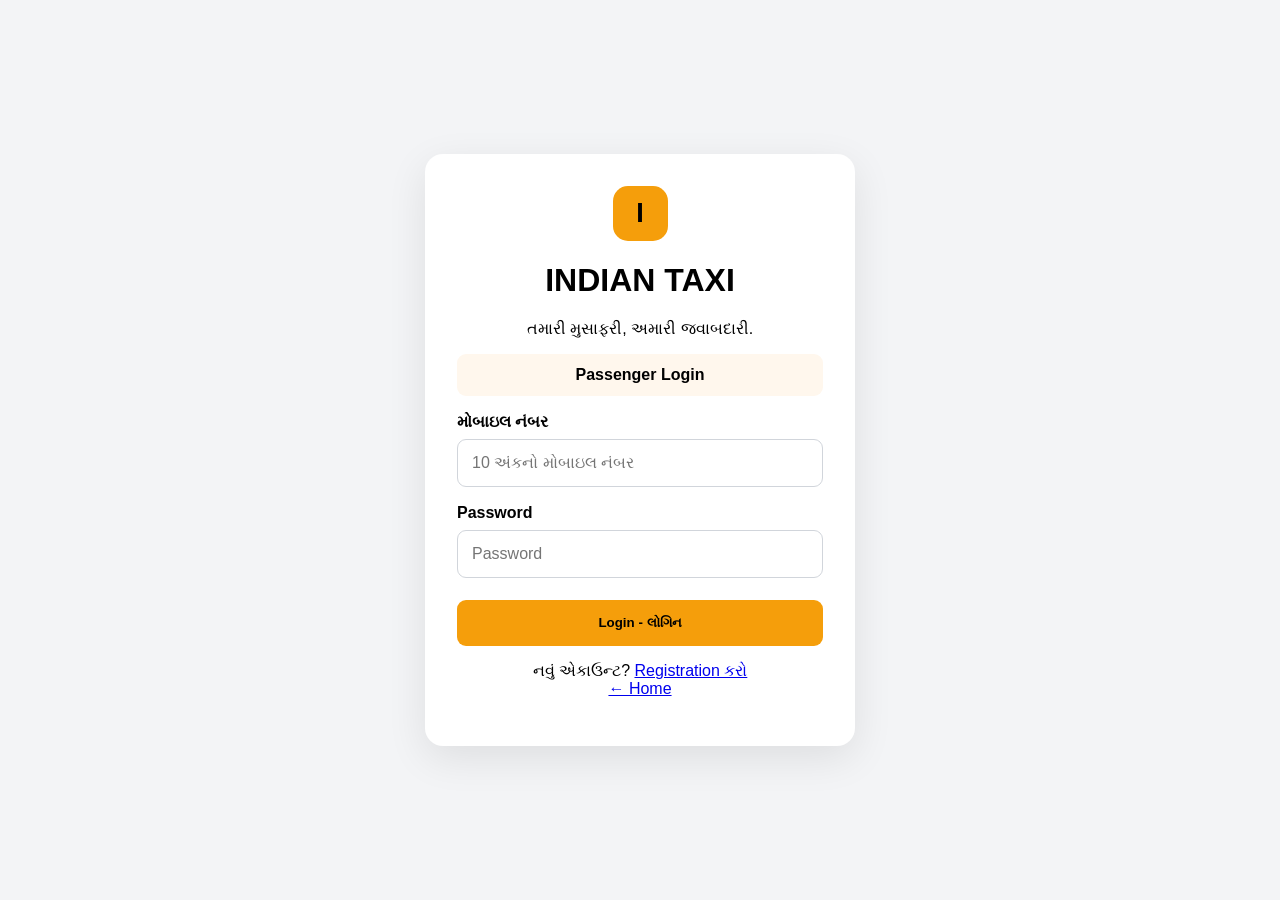
<file: indian-taxi/frontend/auth/login.html>
<!DOCTYPE html><html lang="gu"><head><meta charset="UTF-8"><meta name="viewport" content="width=device-width,initial-scale=1"><title>Passenger Login | INDIAN TAXI</title>
<style>*{box-sizing:border-box}body{margin:0;min-height:100vh;font-family:Arial;background:#f3f4f6;display:flex;justify-content:center;align-items:center;padding:20px}.card{width:100%;max-width:430px;background:#fff;padding:32px;border-radius:18px;box-shadow:0 12px 40px rgba(0,0,0,.09)}input{width:100%;padding:14px;border:1px solid #d1d5db;border-radius:9px;font-size:16px}button{width:100%;padding:15px;margin-top:22px;background:#f59e0b;border:none;border-radius:9px;font-weight:bold;cursor:pointer}label{display:block;margin:17px 0 8px;font-weight:600}</style></head>
<body><main class="card"><div style="text-align:center"><div style="width:55px;height:55px;background:#f59e0b;display:inline-flex;align-items:center;justify-content:center;border-radius:15px;font-size:27px;font-weight:bold">I</div><h1>INDIAN TAXI</h1><p>તમારી મુસાફરી, અમારી જવાબદારી.</p></div>
<div style="background:#fff7ed;padding:12px;border-radius:9px;text-align:center;font-weight:bold" id="roleTitle">Passenger Login</div>
<form id="loginForm"><label>મોબાઇલ નંબર</label><input id="mobile" placeholder="10 અંકનો મોબાઇલ નંબર" maxlength="10" required><label>Password</label><input id="password" type="password" placeholder="Password" required><button>Login - લોગિન</button></form>
<p id="msg" style="text-align:center;color:#b45309"></p><p style="text-align:center">નવું એકાઉન્ટ? <a href="/auth/register.html">Registration કરો</a><br><a href="/">← Home</a></p></main>
<script>
const params=new URLSearchParams(location.search); const role=params.get('role')||'passenger';
document.getElementById('roleTitle').textContent={passenger:'Passenger Login',driver:'Driver Login',admin:'Admin Login'}[role]||'Passenger Login';
document.getElementById('loginForm').addEventListener('submit', async e=>{
  e.preventDefault();
  let mobile=document.getElementById('mobile').value.trim(); let pw=document.getElementById('password').value;
  if(!/^[6-9][0-9]{9}$/.test(mobile)) return document.getElementById('msg').textContent='માન્ય 10 અંકનો નંબર આપો';
  try{
    let r=await fetch('http://127.0.0.1:8001/api/v1/auth/login',{method:'POST',headers:{'Content-Type':'application/json'},body:JSON.stringify({phone:mobile,password:pw})});
    let d=await r.json(); if(!r.ok) throw new Error(d.detail||'Login Failed');
    localStorage.setItem('taxi_token',d.access_token); localStorage.setItem('taxi_user',JSON.stringify(d.user));
    document.getElementById('msg').textContent='✅ Login Success! Dashboard ખૂલે છે...';
    setTimeout(()=> location.href='/dashboard.html',800);
  }catch(err){ document.getElementById('msg').textContent=err.message; }
});
</script></body></html>
</file>
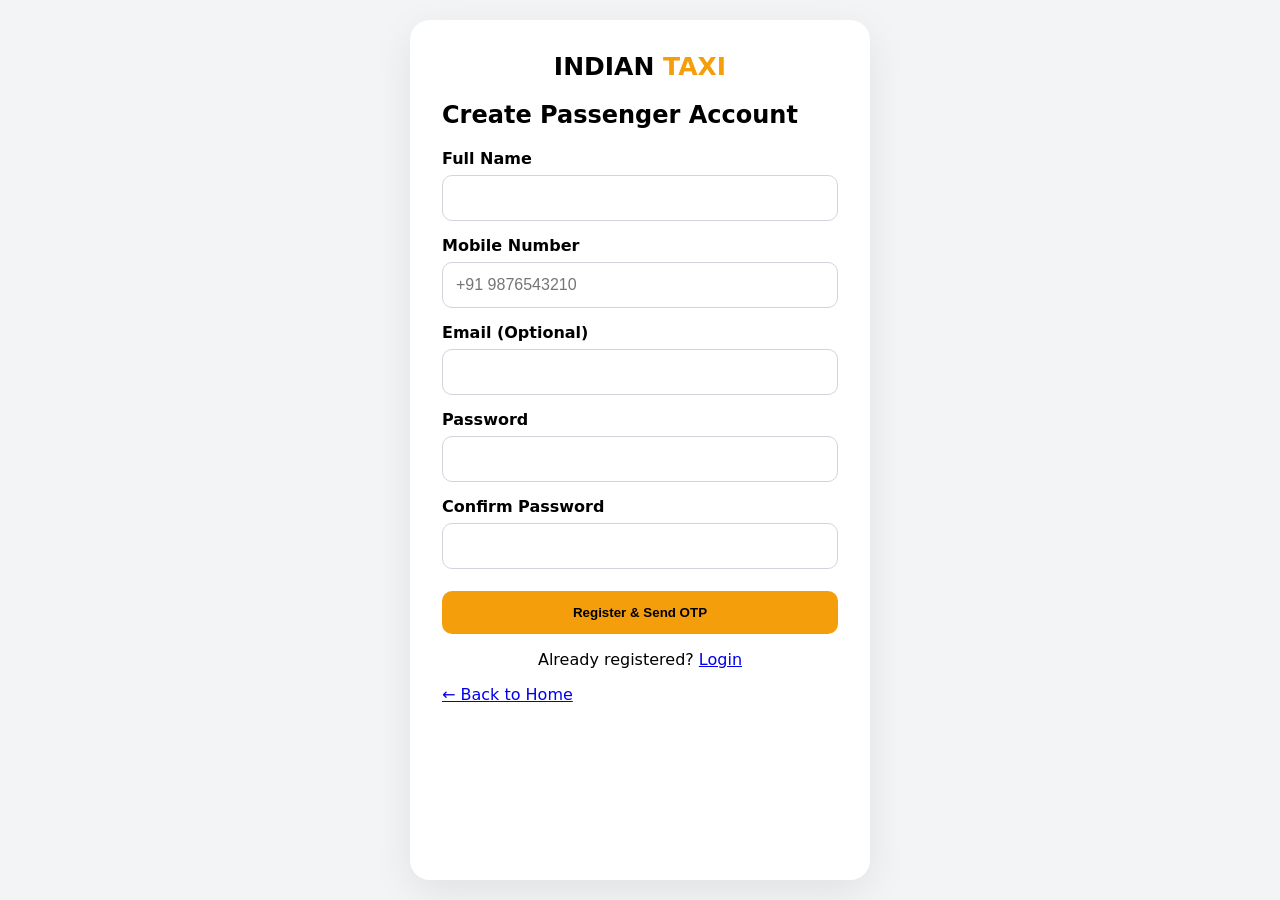
<file: indian-taxi/frontend/auth/register.html>
<!DOCTYPE html><html lang="en"><head><meta charset="UTF-8"><meta name="viewport" content="width=device-width,initial-scale=1"><title>Passenger Registration | INDIAN TAXI</title>
<style>*{box-sizing:border-box}body{margin:0;min-height:100vh;font-family:system-ui;background:#f3f4f6;display:flex;justify-content:center;padding:20px}.c{width:100%;max-width:460px;background:#fff;padding:32px;border-radius:20px;box-shadow:0 12px 40px rgba(0,0,0,.08)}input{width:100%;padding:13px;border:1px solid #d1d5db;border-radius:10px;font-size:16px}label{display:block;margin:15px 0 7px;font-weight:650}button{width:100%;margin-top:22px;padding:14px;border:0;border-radius:10px;background:#f59e0b;font-weight:750;cursor:pointer}.msg{display:none;padding:12px;margin-top:16px;border-radius:9px}.msg.err{display:block;background:#fee2e2}.msg.ok{display:block;background:#dcfce7}.hidden{display:none}</style></head>
<body><main class="c"><div style="text-align:center"><strong style="font-size:25px">INDIAN <span style="color:#f59e0b">TAXI</span></strong></div>
<section id="regSec"><h1>Create Passenger Account</h1><form id="regForm"><label>Full Name</label><input id="fullName" required><label>Mobile Number</label><input id="phone" placeholder="+91 9876543210" required><label>Email (Optional)</label><input id="email" type="email"><label>Password</label><input id="password" type="password" minlength="8" required><label>Confirm Password</label><input id="confirmPassword" type="password" required><button>Register & Send OTP</button></form></section>
<section id="otpSec" class="hidden"><h1>Verify Mobile Number</h1><p>Enter 6-digit OTP - Development માં OTP Screen પર દેખાશે</p><form id="otpForm"><input id="otp" placeholder="Enter 6-digit OTP" maxlength="6" required><button>Verify & Create Account</button></form><p id="devOtp" style="color:#b45309;font-weight:700"></p></section>
<div id="msg" class="msg"></div><p style="text-align:center">Already registered? <a href="/auth/login.html">Login</a></p><a href="/">← Back to Home</a></main>
<script>
const API_BASE="http://127.0.0.1:8001/api/v1/auth";
let challengeId=null, regPhone=null;
function showMsg(m, ok=false){let e=document.getElementById('msg'); e.textContent=m; e.className='msg '+(ok?'ok':'err');}
document.getElementById('regForm').addEventListener('submit', async e=>{
  e.preventDefault();
  let fullName=document.getElementById('fullName').value.trim();
  let phone=document.getElementById('phone').value.trim().replace('+91','').replace(/ /g,'');
  let email=document.getElementById('email').value.trim();
  let pw=document.getElementById('password').value, cp=document.getElementById('confirmPassword').value;
  if(pw!==cp) return showMsg('Passwords do not match');
  if(!/^[6-9][0-9]{9}$/.test(phone)) return showMsg('માન્ય 10 અંકનો નંબર આપો');
  try{
    let r=await fetch(API_BASE+'/register/request',{method:'POST',headers:{'Content-Type':'application/json'},body:JSON.stringify({full_name:fullName,phone,email:email||null,password:pw})});
    let d=await r.json(); if(!r.ok) throw new Error(d.detail||'Failed');
    challengeId=d.challenge_id; regPhone=phone;
    document.getElementById('regSec').classList.add('hidden'); document.getElementById('otpSec').classList.remove('hidden');
    if(d.dev_otp) document.getElementById('devOtp').textContent='DEV OTP (Development): '+d.dev_otp;
    showMsg('OTP Sent! '+ (d.dev_otp? 'Dev OTP: '+d.dev_otp:''), true);
  }catch(err){ showMsg(err.message); }
});
document.getElementById('otpForm').addEventListener('submit', async e=>{
  e.preventDefault();
  let otp=document.getElementById('otp').value.trim();
  try{
    let r=await fetch(API_BASE+'/register/verify',{method:'POST',headers:{'Content-Type':'application/json'},body:JSON.stringify({challenge_id:challengeId,phone:regPhone,otp})});
    let d=await r.json(); if(!r.ok) throw new Error(d.detail||'Failed');
    localStorage.setItem('taxi_token', d.access_token); localStorage.setItem('taxi_user', JSON.stringify(d.user));
    showMsg('✅ Account Created! Redirecting to Dashboard...', true);
    setTimeout(()=> location.href='/dashboard.html', 1000);
  }catch(err){ showMsg(err.message); }
});
</script></body></html>
</file>
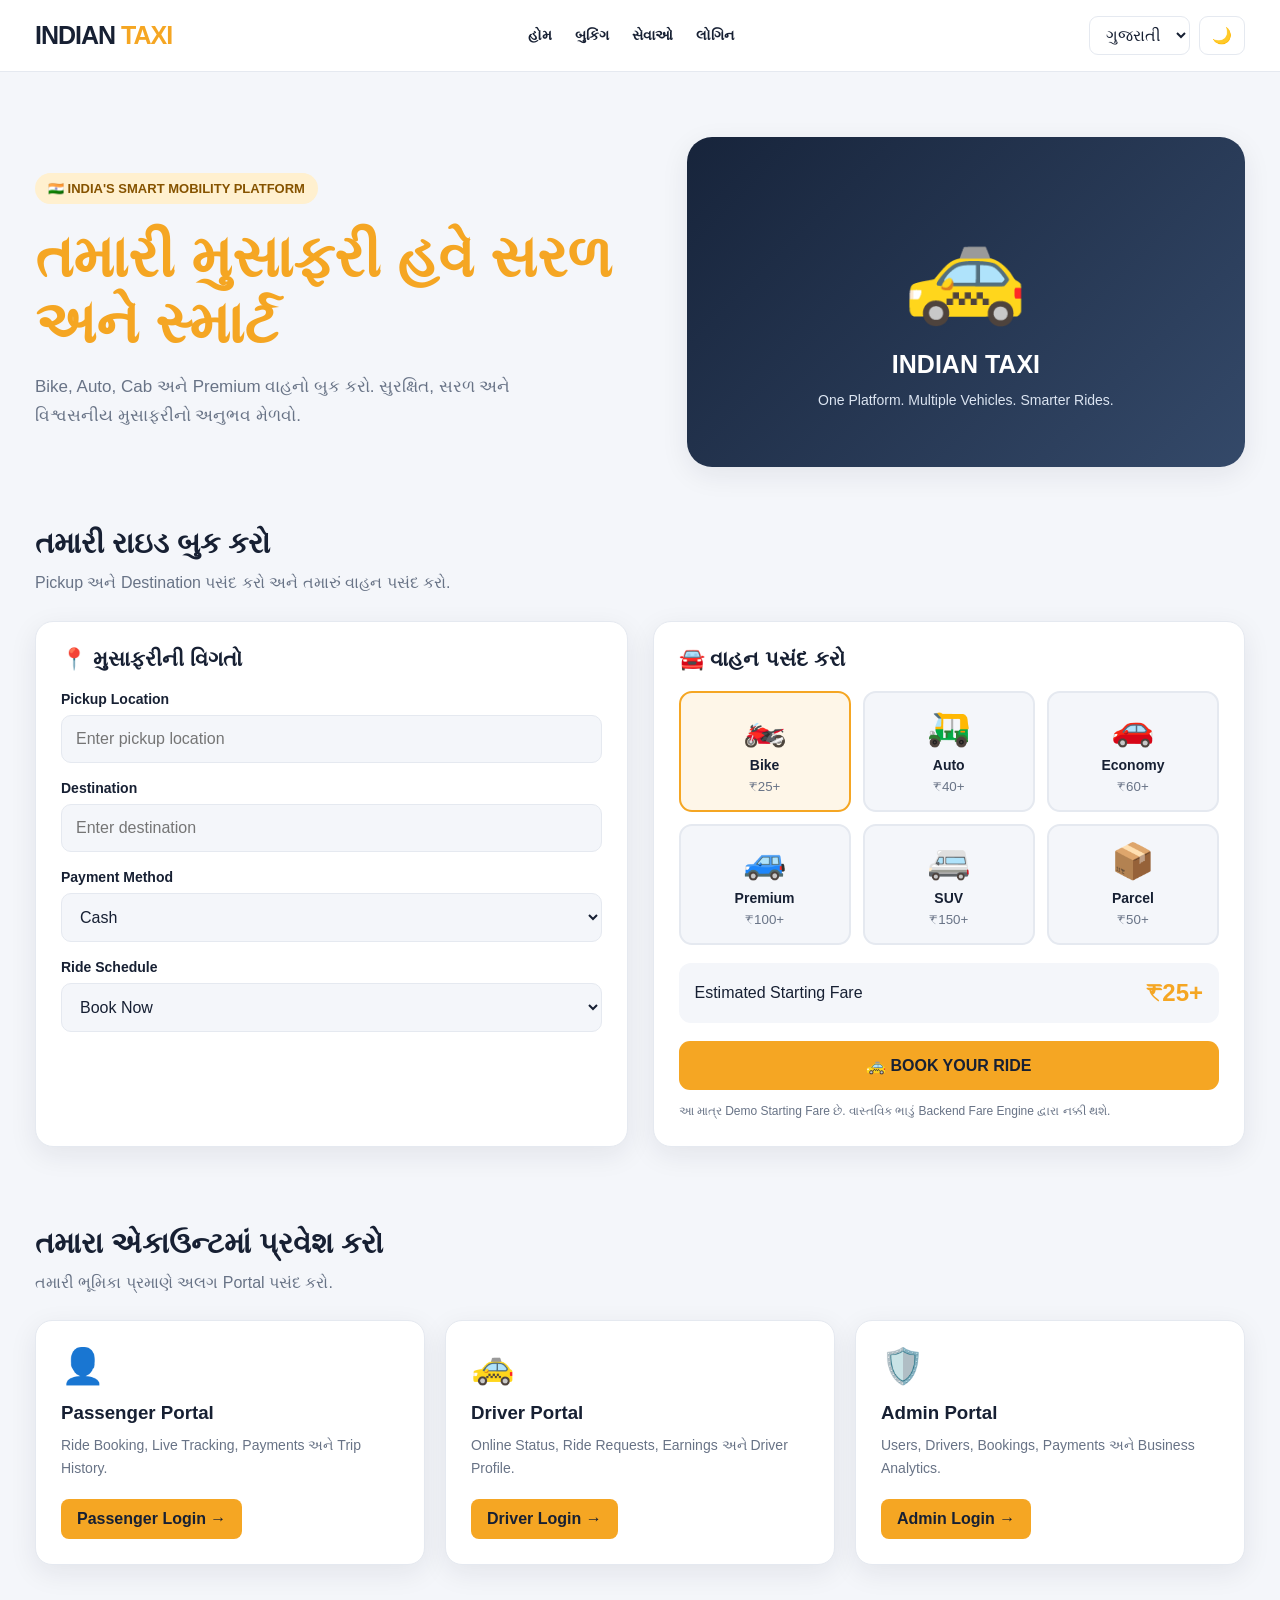
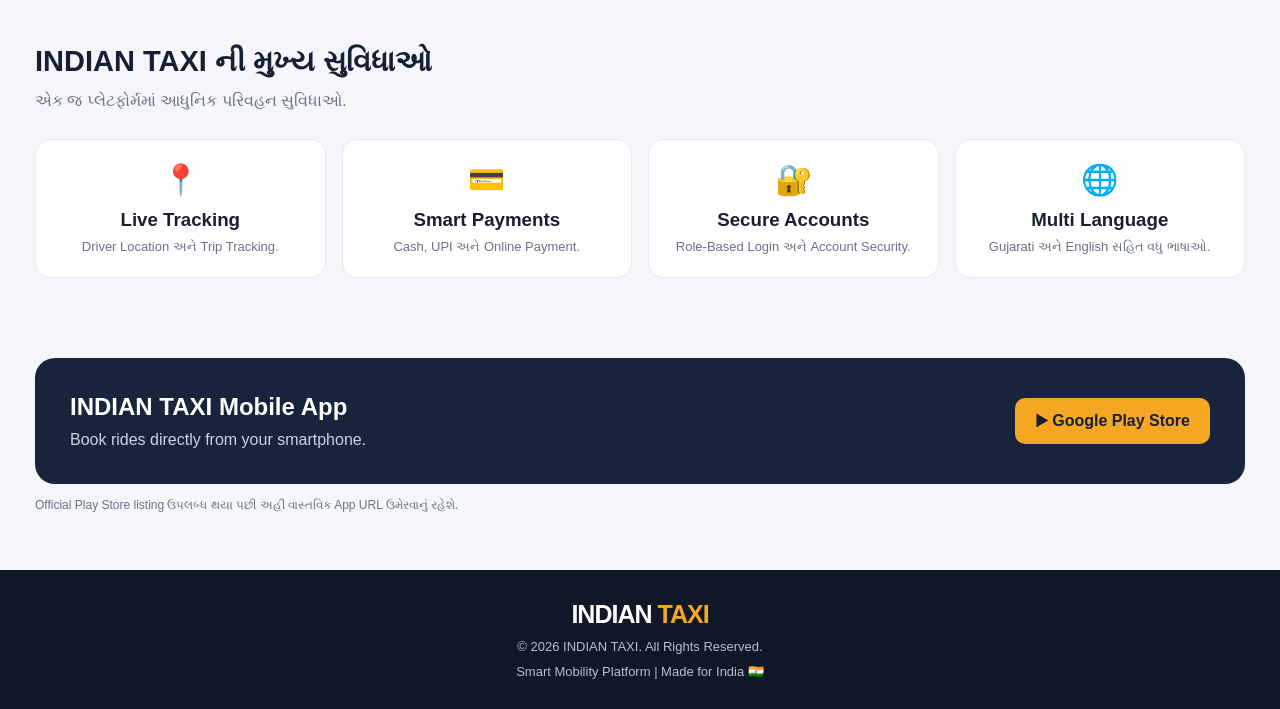
<file: indian-taxi/database/backups/frontend/index-before-professional.html>
<!DOCTYPE html>
<html lang="gu">
<head>
<meta charset="UTF-8">
<meta name="viewport" content="width=device-width, initial-scale=1.0">
<meta name="theme-color" content="#101827">

<title>INDIAN TAXI | Smart Ride Booking</title>

<meta name="description" content="INDIAN TAXI - Book Bike, Auto, Cab and Premium rides across India.">

<style>
:root {
  --bg: #f4f6fa;
  --card: #ffffff;
  --text: #172033;
  --muted: #687386;
  --primary: #f5a623;
  --border: #e5e9f0;
  --dark: #101827;
  --shadow: 0 8px 28px rgba(20,30,50,.08);
}

body.dark {
  --bg: #101827;
  --card: #1b2638;
  --text: #f5f7fb;
  --muted: #b4bfd0;
  --border: #344157;
  --shadow: 0 8px 28px rgba(0,0,0,.2);
}

* {
  margin: 0;
  padding: 0;
  box-sizing: border-box;
}

body {
  background: var(--bg);
  color: var(--text);
  font-family: Arial, sans-serif;
  transition: .25s;
}

button, input, select {
  font: inherit;
}

button, a {
  cursor: pointer;
}

header {
  background: var(--card);
  border-bottom: 1px solid var(--border);
  position: sticky;
  top: 0;
  z-index: 100;
}

.navbar {
  max-width: 1250px;
  margin: auto;
  padding: 16px 20px;
  display: flex;
  justify-content: space-between;
  align-items: center;
  gap: 15px;
}

.logo {
  font-size: 25px;
  font-weight: 900;
  color: var(--text);
  letter-spacing: -1px;
}

.logo span {
  color: var(--primary);
}

.nav-links {
  display: flex;
  gap: 23px;
  align-items: center;
}

.nav-links a {
  text-decoration: none;
  color: var(--text);
  font-weight: 600;
  font-size: 14px;
}

.nav-actions {
  display: flex;
  gap: 9px;
  align-items: center;
}

.small-btn {
  border: 1px solid var(--border);
  background: var(--card);
  color: var(--text);
  padding: 9px 12px;
  border-radius: 9px;
}

.hero {
  max-width: 1250px;
  margin: auto;
  padding: 65px 20px 35px;
  display: grid;
  grid-template-columns: 1.05fr .95fr;
  gap: 35px;
  align-items: center;
}

.hero-tag {
  display: inline-block;
  background: #fff0cf;
  color: #865300;
  padding: 8px 13px;
  border-radius: 30px;
  font-size: 13px;
  font-weight: bold;
  margin-bottom: 20px;
}

.hero h1 {
  font-size: clamp(35px, 5vw, 58px);
  line-height: 1.13;
  margin-bottom: 18px;
}

.hero h1 span {
  color: var(--primary);
}

.hero p {
  color: var(--muted);
  font-size: 17px;
  line-height: 1.7;
  max-width: 550px;
}

.hero-visual {
  min-height: 330px;
  background: linear-gradient(135deg,#17243b,#344969);
  border-radius: 25px;
  display: flex;
  flex-direction: column;
  justify-content: center;
  align-items: center;
  color: white;
  box-shadow: var(--shadow);
  padding: 25px;
  text-align: center;
}

.hero-visual .car {
  font-size: 100px;
  margin: 20px;
}

.hero-visual h2 {
  font-size: 25px;
}

.hero-visual p {
  color: #dce5f2;
  font-size: 14px;
  margin-top: 10px;
}

.container {
  max-width: 1250px;
  margin: auto;
  padding: 25px 20px 55px;
}

.section-title {
  font-size: 29px;
  margin-bottom: 9px;
}

.section-subtitle {
  color: var(--muted);
  margin-bottom: 25px;
  line-height: 1.6;
}

.booking-layout {
  display: grid;
  grid-template-columns: 1fr 1fr;
  gap: 25px;
}

.panel {
  background: var(--card);
  padding: 25px;
  border: 1px solid var(--border);
  border-radius: 18px;
  box-shadow: var(--shadow);
}

.panel h3 {
  font-size: 21px;
  margin-bottom: 20px;
}

.field {
  margin-bottom: 17px;
}

.field label {
  display: block;
  font-size: 14px;
  font-weight: bold;
  margin-bottom: 8px;
}

.field input, .field select {
  width: 100%;
  padding: 14px;
  border: 1px solid var(--border);
  background: var(--bg);
  color: var(--text);
  border-radius: 10px;
  outline: none;
}

.field input:focus {
  border-color: var(--primary);
}

.vehicle-grid {
  display: grid;
  grid-template-columns: repeat(3,1fr);
  gap: 12px;
}

.vehicle {
  background: var(--bg);
  color: var(--text);
  border: 2px solid var(--border);
  border-radius: 13px;
  padding: 15px 8px;
  text-align: center;
  cursor: pointer;
  transition: .2s;
}

.vehicle:hover, .vehicle.selected {
  border-color: var(--primary);
  background: rgba(245,166,35,.10);
}

.vehicle .icon {
  font-size: 35px;
  margin-bottom: 8px;
}

.vehicle strong {
  display: block;
  font-size: 14px;
}

.vehicle small {
  color: var(--muted);
  display: block;
  margin-top: 6px;
}

.fare-box {
  display: flex;
  justify-content: space-between;
  align-items: center;
  background: var(--bg);
  padding: 16px;
  margin-top: 18px;
  border-radius: 12px;
}

.fare-box strong {
  color: var(--primary);
  font-size: 24px;
}

.primary-btn {
  background: var(--primary);
  color: #172033;
  border: none;
  padding: 15px 20px;
  border-radius: 11px;
  width: 100%;
  font-weight: 800;
  margin-top: 18px;
  font-size: 16px;
}

.primary-btn:hover {
  filter: brightness(.95);
}

.note {
  color: var(--muted);
  font-size: 12px;
  line-height: 1.6;
  margin-top: 12px;
}

.roles {
  display: grid;
  grid-template-columns: repeat(3,1fr);
  gap: 20px;
}

.role-card {
  background: var(--card);
  padding: 25px;
  border: 1px solid var(--border);
  border-radius: 17px;
  box-shadow: var(--shadow);
}

.role-card .icon {
  font-size: 35px;
  margin-bottom: 15px;
}

.role-card h3 {
  margin-bottom: 10px;
}

.role-card p {
  color: var(--muted);
  font-size: 14px;
  line-height: 1.6;
  min-height: 48px;
}

.role-card a {
  display: inline-block;
  color: var(--text);
  text-decoration: none;
  background: var(--primary);
  padding: 11px 16px;
  border-radius: 8px;
  margin-top: 17px;
  font-weight: bold;
}

.features {
  display: grid;
  grid-template-columns: repeat(4,1fr);
  gap: 16px;
}

.feature {
  padding: 22px;
  border-radius: 15px;
  background: var(--card);
  border: 1px solid var(--border);
  text-align: center;
}

.feature div {
  font-size: 30px;
  margin-bottom: 12px;
}

.feature p {
  color: var(--muted);
  font-size: 13px;
  margin-top: 8px;
}

.app-banner {
  background: #17243b;
  color: white;
  padding: 35px;
  border-radius: 20px;
  display: flex;
  justify-content: space-between;
  align-items: center;
  gap: 20px;
}

.app-banner p {
  color: #cbd5e1;
  margin-top: 10px;
}

.app-banner a {
  display: inline-block;
  background: var(--primary);
  color: #172033;
  padding: 14px 20px;
  border-radius: 10px;
  text-decoration: none;
  font-weight: bold;
  white-space: nowrap;
}

footer {
  background: #101827;
  color: white;
  padding: 30px 20px;
  text-align: center;
}

footer p {
  color: #b4bfd0;
  margin-top: 10px;
  font-size: 13px;
}

.mobile-menu {
  display: none;
}

@media(max-width:850px) {
  .nav-links {
    display: none;
  }

  .hero {
    grid-template-columns: 1fr;
    padding-top: 40px;
  }

  .booking-layout {
    grid-template-columns: 1fr;
  }

  .features {
    grid-template-columns: repeat(2,1fr);
  }
}

@media(max-width:550px) {
  .navbar {
    flex-wrap: wrap;
  }

  .logo {
    font-size: 21px;
  }

  .nav-actions {
    gap: 5px;
  }

  .small-btn {
    padding: 8px;
    font-size: 12px;
  }

  .hero h1 {
    font-size: 37px;
  }

  .roles {
    grid-template-columns: 1fr;
  }

  .vehicle-grid {
    grid-template-columns: repeat(2,1fr);
  }

  .features {
    grid-template-columns: 1fr 1fr;
  }

  .app-banner {
    flex-direction: column;
    align-items: flex-start;
  }

  .panel {
    padding: 18px;
  }
}
</style>
</head>

<body>

<header>
  <nav class="navbar">

    <div class="logo">INDIAN <span>TAXI</span></div>

    <div class="nav-links">
      <a href="#home" data-i18n="home">હોમ</a>
      <a href="#booking" data-i18n="booking">બુકિંગ</a>
      <a href="#services" data-i18n="services">સેવાઓ</a>
      <a href="#accounts" data-i18n="accounts">લોગિન</a>
    </div>

    <div class="nav-actions">
      <select class="small-btn" id="language" aria-label="Language">
        <option value="gu">ગુજરાતી</option>
        <option value="en">English</option>
      </select>

      <button class="small-btn" id="themeBtn" type="button">
        🌙
      </button>
    </div>

  </nav>
</header>

<main>

<section class="hero" id="home">

  <div>
    <span class="hero-tag">🇮🇳 INDIA'S SMART MOBILITY PLATFORM</span>

    <h1>
      <span data-i18n="hero1">તમારી મુસાફરી</span>
      <span data-i18n="hero2">હવે સરળ અને સ્માર્ટ</span>
    </h1>

    <p data-i18n="heroText">
      Bike, Auto, Cab અને Premium વાહનો બુક કરો.
      સુરક્ષિત, સરળ અને વિશ્વસનીય મુસાફરીનો અનુભવ મેળવો.
    </p>

  </div>

  <div class="hero-visual">
    <div class="car">🚕</div>
    <h2>INDIAN TAXI</h2>
    <p>One Platform. Multiple Vehicles. Smarter Rides.</p>
  </div>

</section>

<section class="container" id="booking">

  <h2 class="section-title" data-i18n="bookTitle">
    તમારી રાઇડ બુક કરો
  </h2>

  <p class="section-subtitle" data-i18n="bookSub">
    Pickup અને Destination પસંદ કરો અને તમારું વાહન પસંદ કરો.
  </p>

  <div class="booking-layout">

    <div class="panel">

      <h3 data-i18n="tripDetails">📍 મુસાફરીની વિગતો</h3>

      <div class="field">
        <label data-i18n="pickup">Pickup Location</label>
        <input id="pickup" type="text"
          placeholder="Enter pickup location">
      </div>

      <div class="field">
        <label data-i18n="destination">Destination</label>
        <input id="destination" type="text"
          placeholder="Enter destination">
      </div>

      <div class="field">
        <label data-i18n="payment">Payment Method</label>
        <select id="payment">
          <option value="cash">Cash</option>
          <option value="upi">UPI</option>
          <option value="online">Online Payment</option>
        </select>
      </div>

      <div class="field">
        <label data-i18n="schedule">Ride Schedule</label>
        <select id="schedule">
          <option value="now">Book Now</option>
          <option value="later">Schedule for Later</option>
        </select>
      </div>

    </div>

    <div class="panel">

      <h3 data-i18n="vehicleTitle">🚘 વાહન પસંદ કરો</h3>

      <div class="vehicle-grid">

        <div class="vehicle selected"
          data-type="bike" data-fare="25">
          <div class="icon">🏍️</div>
          <strong>Bike</strong>
          <small>₹25+</small>
        </div>

        <div class="vehicle"
          data-type="auto" data-fare="40">
          <div class="icon">🛺</div>
          <strong>Auto</strong>
          <small>₹40+</small>
        </div>

        <div class="vehicle"
          data-type="economy" data-fare="60">
          <div class="icon">🚗</div>
          <strong>Economy</strong>
          <small>₹60+</small>
        </div>

        <div class="vehicle"
          data-type="premium" data-fare="100">
          <div class="icon">🚙</div>
          <strong>Premium</strong>
          <small>₹100+</small>
        </div>

        <div class="vehicle"
          data-type="suv" data-fare="150">
          <div class="icon">🚐</div>
          <strong>SUV</strong>
          <small>₹150+</small>
        </div>

        <div class="vehicle"
          data-type="parcel" data-fare="50">
          <div class="icon">📦</div>
          <strong>Parcel</strong>
          <small>₹50+</small>
        </div>

      </div>

      <div class="fare-box">
        <span data-i18n="estimate">Estimated Starting Fare</span>
        <strong id="fare">₹25+</strong>
      </div>

      <button class="primary-btn" id="bookBtn"
        type="button" data-i18n="bookBtn">
        🚕 BOOK YOUR RIDE
      </button>

      <p class="note" data-i18n="fareNote">
        આ માત્ર Demo Starting Fare છે. વાસ્તવિક ભાડું
        Backend Fare Engine દ્વારા નક્કી થશે.
      </p>

    </div>

  </div>

</section>

<section class="container" id="accounts">

  <h2 class="section-title" data-i18n="portalTitle">
    તમારા એકાઉન્ટમાં પ્રવેશ કરો
  </h2>

  <p class="section-subtitle" data-i18n="portalSub">
    તમારી ભૂમિકા પ્રમાણે અલગ Portal પસંદ કરો.
  </p>

  <div class="roles">

    <div class="role-card">
      <div class="icon">👤</div>
      <h3>Passenger Portal</h3>
      <p data-i18n="passengerText">
        Ride Booking, Live Tracking, Payments અને Trip History.
      </p>
      <a href="/passenger/login.html">Passenger Login →</a>
    </div>

    <div class="role-card">
      <div class="icon">🚕</div>
      <h3>Driver Portal</h3>
      <p data-i18n="driverText">
        Online Status, Ride Requests, Earnings અને Driver Profile.
      </p>
      <a href="/driver/login.html">Driver Login →</a>
    </div>

    <div class="role-card">
      <div class="icon">🛡️</div>
      <h3>Admin Portal</h3>
      <p data-i18n="adminText">
        Users, Drivers, Bookings, Payments અને Business Analytics.
      </p>
      <a href="/admin/login.html">Admin Login →</a>
    </div>

  </div>

</section>

<section class="container" id="services">

  <h2 class="section-title" data-i18n="featureTitle">
    INDIAN TAXI ની મુખ્ય સુવિધાઓ
  </h2>

  <p class="section-subtitle" data-i18n="featureSub">
    એક જ પ્લેટફોર્મમાં આધુનિક પરિવહન સુવિધાઓ.
  </p>

  <div class="features">

    <div class="feature">
      <div>📍</div>
      <h3>Live Tracking</h3>
      <p>Driver Location અને Trip Tracking.</p>
    </div>

    <div class="feature">
      <div>💳</div>
      <h3>Smart Payments</h3>
      <p>Cash, UPI અને Online Payment.</p>
    </div>

    <div class="feature">
      <div>🔐</div>
      <h3>Secure Accounts</h3>
      <p>Role-Based Login અને Account Security.</p>
    </div>

    <div class="feature">
      <div>🌐</div>
      <h3>Multi Language</h3>
      <p>Gujarati અને English સહિત વધુ ભાષાઓ.</p>
    </div>

  </div>

</section>

<section class="container" id="download">

  <div class="app-banner">

    <div>
      <h2>INDIAN TAXI Mobile App</h2>
      <p>Book rides directly from your smartphone.</p>
    </div>

    <a href="#download" id="playStore">
      ▶ Google Play Store
    </a>

  </div>

  <p class="note">
    Official Play Store listing ઉપલબ્ધ થયા પછી અહીં
    વાસ્તવિક App URL ઉમેરવાનું રહેશે.
  </p>

</section>

</main>

<footer>
  <div class="logo" style="color:white">
    INDIAN <span>TAXI</span>
  </div>

  <p>© 2026 INDIAN TAXI. All Rights Reserved.</p>
  <p>Smart Mobility Platform | Made for India 🇮🇳</p>
</footer>

<script>

const translations = {

gu: {
home: "હોમ",
booking: "બુકિંગ",
services: "સેવાઓ",
accounts: "લોગિન",
hero1: "તમારી મુસાફરી",
hero2: "હવે સરળ અને સ્માર્ટ",
heroText: "Bike, Auto, Cab અને Premium વાહનો બુક કરો. સુરક્ષિત, સરળ અને વિશ્વસનીય મુસાફરીનો અનુભવ મેળવો.",
bookTitle: "તમારી રાઇડ બુક કરો",
bookSub: "Pickup અને Destination પસંદ કરો અને તમારું વાહન પસંદ કરો.",
tripDetails: "📍 મુસાફરીની વિગતો",
pickup: "Pickup Location",
destination: "Destination",
payment: "Payment Method",
schedule: "Ride Schedule",
vehicleTitle: "🚘 વાહન પસંદ કરો",
estimate: "શરૂઆતનું અંદાજિત ભાડું",
bookBtn: "🚕 તમારી રાઇડ બુક કરો",
fareNote: "આ માત્ર Demo Starting Fare છે. વાસ્તવિક ભાડું Backend Fare Engine દ્વારા નક્કી થશે.",
portalTitle: "તમારા એકાઉન્ટમાં પ્રવેશ કરો",
portalSub: "તમારી ભૂમિકા પ્રમાણે અલગ Portal પસંદ કરો.",
passengerText: "Ride Booking, Live Tracking, Payments અને Trip History.",
driverText: "Online Status, Ride Requests, Earnings અને Driver Profile.",
adminText: "Users, Drivers, Bookings, Payments અને Business Analytics.",
featureTitle: "INDIAN TAXI ની મુખ્ય સુવિધાઓ",
featureSub: "એક જ પ્લેટફોર્મમાં આધુનિક પરિવહન સુવિધાઓ."
},

en: {
home: "Home",
booking: "Booking",
services: "Services",
accounts: "Login",
hero1: "Your Journey",
hero2: "Made Simple & Smart",
heroText: "Book Bike, Auto, Cab and Premium vehicles. Enjoy a safe, easy and reliable travel experience.",
bookTitle: "Book Your Ride",
bookSub: "Choose your pickup, destination and vehicle.",
tripDetails: "📍 Trip Details",
pickup: "Pickup Location",
destination: "Destination",
payment: "Payment Method",
schedule: "Ride Schedule",
vehicleTitle: "🚘 Select Vehicle",
estimate: "Estimated Starting Fare",
bookBtn: "🚕 BOOK YOUR RIDE",
fareNote: "This is only a demo starting fare. Actual fare will be calculated by the Backend Fare Engine.",
portalTitle: "Access Your Account",
portalSub: "Choose a portal according to your role.",
passengerText: "Ride Booking, Live Tracking, Payments and Trip History.",
driverText: "Online Status, Ride Requests, Earnings and Driver Profile.",
adminText: "Users, Drivers, Bookings, Payments and Business Analytics.",
featureTitle: "INDIAN TAXI Features",
featureSub: "Modern mobility services in one platform."
}

};

const language = document.getElementById("language");

language.addEventListener("change", function() {

  const lang = this.value;
  const words = translations[lang];

  document.documentElement.lang = lang;

  document.querySelectorAll("[data-i18n]").forEach(element => {
    const key = element.dataset.i18n;
    if (words[key]) {
      element.textContent = words[key];
    }
  });

});

const themeBtn = document.getElementById("themeBtn");

if (localStorage.getItem("indianTaxiTheme") === "dark") {
  document.body.classList.add("dark");
  themeBtn.textContent = "☀️";
}

themeBtn.addEventListener("click", () => {

  document.body.classList.toggle("dark");

  const dark = document.body.classList.contains("dark");

  themeBtn.textContent = dark ? "☀️" : "🌙";

  localStorage.setItem(
    "indianTaxiTheme",
    dark ? "dark" : "light"
  );

});

let selectedVehicle = "bike";
let selectedFare = 25;

document.querySelectorAll(".vehicle").forEach(vehicle => {

  vehicle.addEventListener("click", () => {

    document.querySelectorAll(".vehicle").forEach(v => {
      v.classList.remove("selected");
    });

    vehicle.classList.add("selected");

    selectedVehicle = vehicle.dataset.type;
    selectedFare = Number(vehicle.dataset.fare);

    document.getElementById("fare").textContent =
      "₹" + selectedFare + "+";

  });

});

document.getElementById("bookBtn").addEventListener("click", () => {

  const pickup = document.getElementById("pickup").value.trim();
  const destination = document.getElementById("destination").value.trim();

  if (!pickup || !destination) {
    alert("Please enter Pickup and Destination.");
    return;
  }

  if (pickup.toLowerCase() === destination.toLowerCase()) {
    alert("Pickup and Destination cannot be the same.");
    return;
  }

  const payment = document.getElementById("payment").value;

  alert(
    "INDIAN TAXI Demo Booking\n\n" +
    "Pickup: " + pickup + "\n" +
    "Destination: " + destination + "\n" +
    "Vehicle: " + selectedVehicle + "\n" +
    "Starting Fare: ₹" + selectedFare + "+\n" +
    "Payment: " + payment + "\n\n" +
    "Frontend Ready. Backend API Integration Pending."
  );

});

</script>

</body>
</html>
</file>
